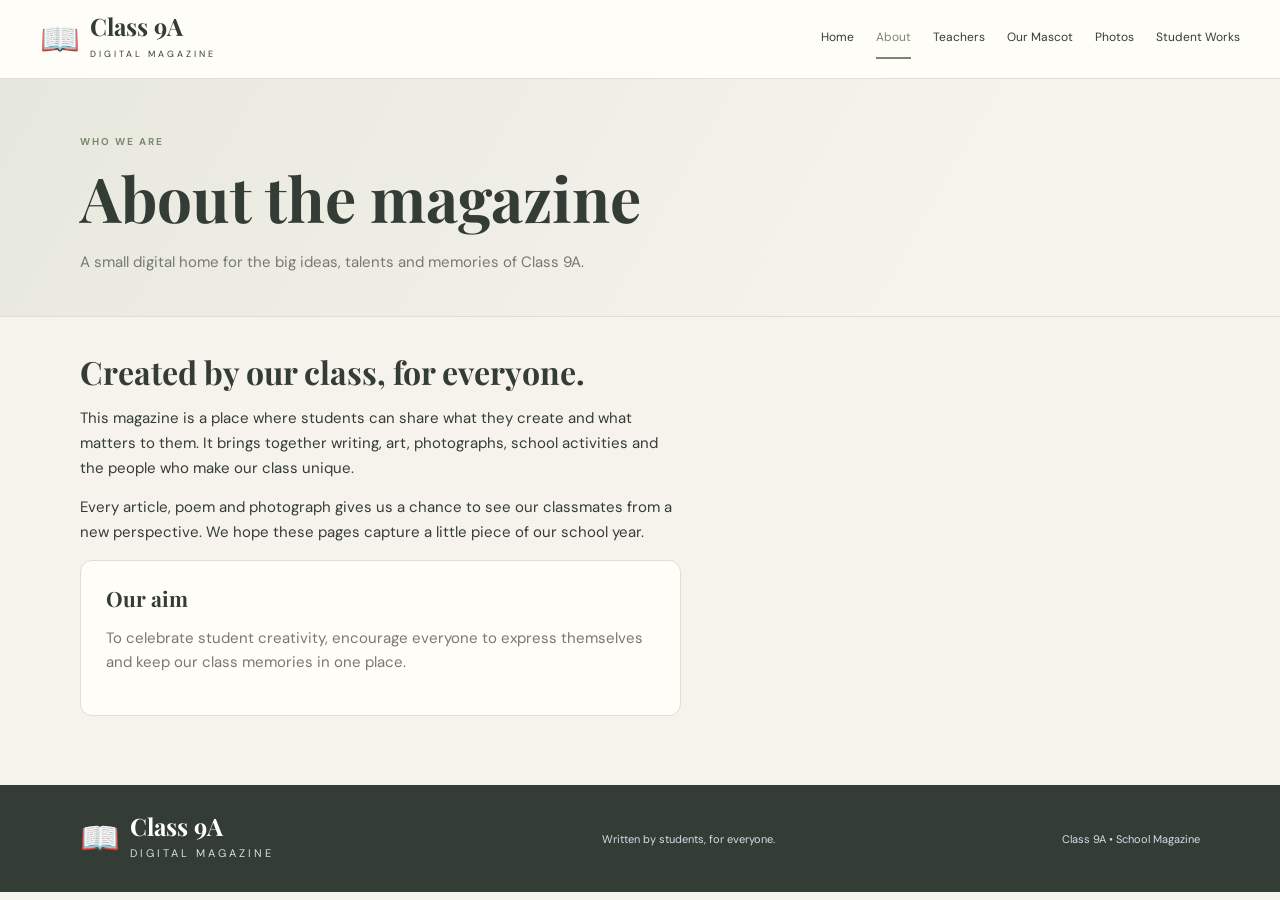
<file: about.html>
<!DOCTYPE html>
<html lang="en"><head><meta charset="UTF-8"><meta name="viewport" content="width=device-width, initial-scale=1.0">
<title>About | Class 9A Digital Magazine</title><meta name="description" content="Class 9A Digital Magazine — student creativity, class memories and school stories.">
<link rel="stylesheet" href="style.css"></head><body><header><div class="nav">
<a class="brand" href="index.html"><span class="brand-icon">📖</span><span><strong>Class 9A</strong><small>DIGITAL MAGAZINE</small></span></a>
<button class="menu" id="menuBtn" aria-label="Open navigation">☰</button>
<nav class="navlinks" id="navLinks">
<a href="index.html">Home</a><a href="about.html">About</a><a href="teachers.html">Teachers</a><a href="mascot.html">Our Mascot</a><a href="photos.html">Photos</a><a href="works.html">Student Works</a>
</nav></div></header><main><section class="page-hero"><div class="wrap"><p class="eyebrow">WHO WE ARE</p><h1>About the magazine</h1><p>A small digital home for the big ideas, talents and memories of Class 9A.</p></div></section><section class="content wrap"><div class="intro-grid"><div><h2>Created by our class, for everyone.</h2><p>This magazine is a place where students can share what they create and what matters to them. It brings together writing, art, photographs, school activities and the people who make our class unique.</p><p>Every article, poem and photograph gives us a chance to see our classmates from a new perspective. We hope these pages capture a little piece of our school year.</p><div class="panel"><h3>Our aim</h3><p>To celebrate student creativity, encourage everyone to express themselves and keep our class memories in one place.</p></div></div><div class="feature-image" role="img" aria-label="School campus"></div></div></section></main><footer><div class="wrap footer-inner">
<a class="brand footer-brand" href="index.html"><span class="brand-icon">📖</span><span><strong>Class 9A</strong><small>DIGITAL MAGAZINE</small></span></a>
<p>Written by students, for everyone.</p><small>Class 9A • School Magazine</small>
</div></footer><script src="script.js"></script></body></html>
</file>
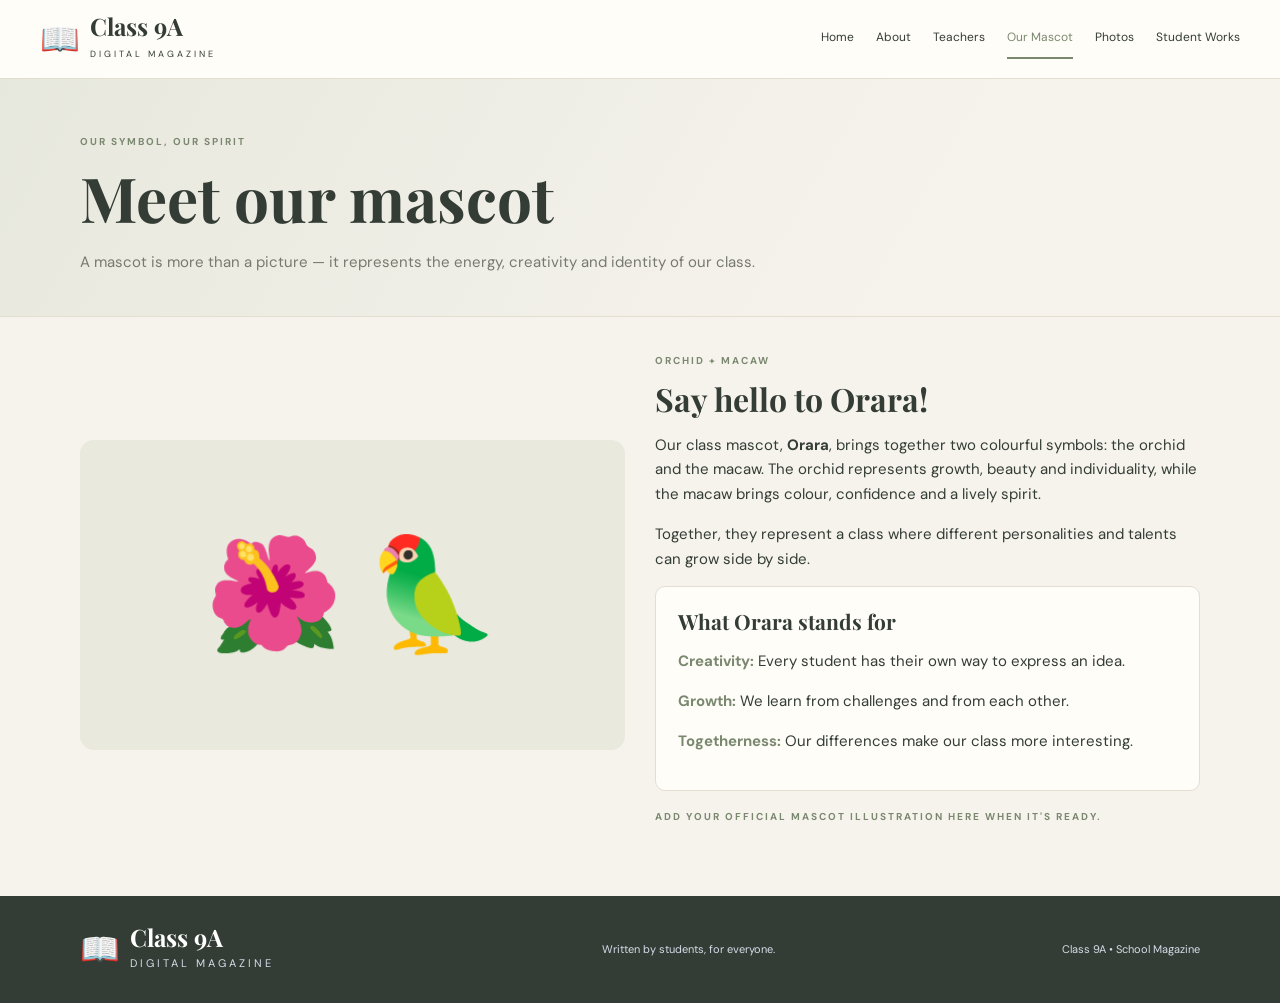
<file: mascot.html>
<!DOCTYPE html>
<html lang="en"><head><meta charset="UTF-8"><meta name="viewport" content="width=device-width, initial-scale=1.0">
<title>Our Mascot | Class 9A Digital Magazine</title><meta name="description" content="Class 9A Digital Magazine — student creativity, class memories and school stories.">
<link rel="stylesheet" href="style.css"></head><body><header><div class="nav">
<a class="brand" href="index.html"><span class="brand-icon">📖</span><span><strong>Class 9A</strong><small>DIGITAL MAGAZINE</small></span></a>
<button class="menu" id="menuBtn" aria-label="Open navigation">☰</button>
<nav class="navlinks" id="navLinks">
<a href="index.html">Home</a><a href="about.html">About</a><a href="teachers.html">Teachers</a><a href="mascot.html">Our Mascot</a><a href="photos.html">Photos</a><a href="works.html">Student Works</a>
</nav></div></header><main><section class="page-hero"><div class="wrap"><p class="eyebrow">OUR SYMBOL, OUR SPIRIT</p><h1>Meet our mascot</h1><p>A mascot is more than a picture — it represents the energy, creativity and identity of our class.</p></div></section><section class="content wrap"><div class="mascot-box"><div class="mascot-art" aria-label="Orchid and macaw mascot concept">🌺 🦜</div><div><p class="eyebrow">ORCHID + MACAW</p><h2>Say hello to Orara!</h2><p>Our class mascot, <strong>Orara</strong>, brings together two colourful symbols: the orchid and the macaw. The orchid represents growth, beauty and individuality, while the macaw brings colour, confidence and a lively spirit.</p><p>Together, they represent a class where different personalities and talents can grow side by side.</p><div class="mascot-detail"><h3>What Orara stands for</h3><p><strong>Creativity:</strong> Every student has their own way to express an idea.</p><p><strong>Growth:</strong> We learn from challenges and from each other.</p><p><strong>Togetherness:</strong> Our differences make our class more interesting.</p></div><p class="eyebrow" style="margin-top:18px">Add your official mascot illustration here when it's ready.</p></div></div></section></main><footer><div class="wrap footer-inner">
<a class="brand footer-brand" href="index.html"><span class="brand-icon">📖</span><span><strong>Class 9A</strong><small>DIGITAL MAGAZINE</small></span></a>
<p>Written by students, for everyone.</p><small>Class 9A • School Magazine</small>
</div></footer><script src="script.js"></script></body></html>
</file>
<file: style.css>
@import url('https://fonts.googleapis.com/css2?family=DM+Sans:wght@400;500;600;700&family=Playfair+Display:wght@600;700&display=swap');
:root{--bg:#f6f3ed;--paper:#fffdf8;--ink:#343d35;--muted:#77796f;--line:#e3ddd2;--accent:#7b8870;--pale:#e8ebe2}
*{box-sizing:border-box}html{scroll-behavior:smooth}body{margin:0;background:var(--bg);color:var(--ink);font:15px/1.65 "DM Sans",Arial,sans-serif}a{color:inherit;text-decoration:none}img{max-width:100%;display:block}h1,h2,h3{font-family:"Playfair Display",Georgia,serif;line-height:1.18}h1{font-size:clamp(40px,6vw,62px);margin:8px 0 16px}h2{font-size:32px;margin:0 0 12px}h3{font-size:21px;margin:0 0 8px}.wrap{width:min(1120px,92%);margin:auto}
header{background:var(--paper);border-bottom:1px solid var(--line);position:sticky;top:0;z-index:10}.nav{width:min(1200px,94%);min-height:78px;margin:auto;display:flex;align-items:center;gap:25px}.brand{display:flex;align-items:center;gap:10px;min-width:235px}.brand-icon{font-size:32px}.brand strong{display:block;font:700 24px "Playfair Display",Georgia,serif;line-height:1.1}.brand small{font-size:9px;letter-spacing:3px}.navlinks{display:flex;align-items:center;justify-content:flex-end;gap:22px;flex:1}.navlinks a{font-size:12px;padding:9px 0;border-bottom:2px solid transparent}.navlinks a:hover,.navlinks a.active{border-color:var(--accent);color:var(--accent)}.menu{display:none;border:1px solid var(--line);border-radius:8px;background:transparent;padding:7px 10px;color:var(--ink);font-size:20px}
.eyebrow{font-size:10px;letter-spacing:2px;color:var(--accent);font-weight:700;text-transform:uppercase;margin:0 0 10px}.button{display:inline-block;background:var(--ink);color:white;border-radius:30px;padding:11px 20px;font-size:12px;font-weight:700}.button:hover{background:var(--accent)}.hero {
min-height: 390px;
display: flex;
align-items: center;
background:
linear-gradient(
90deg,
rgba(246, 243, 237, 0.85),
rgba(246, 243, 237, 0.35)
),
url("./Photos/School.webp") center / cover no-repeat;
}

.hero-inner{width:min(1120px,92%);margin:auto;padding:55px 0}.hero p:not(.eyebrow){max-width:510px;color:#646b60}.hero .subtitle{font-size:19px;color:var(--ink)!important}.hero-note{font:italic 21px "Playfair Display",Georgia,serif;position:absolute;right:14%;margin-top:15px;transform:rotate(-8deg)}
.page-hero{padding:55px 0 42px;background:linear-gradient(120deg,#e7e8dd,#f6f3ed 72%);border-bottom:1px solid var(--line)}.page-hero p:last-child{max-width:680px;color:var(--muted);margin-bottom:0}.content{padding:36px 0 60px;min-height:52vh}.intro-grid{display:grid;grid-template-columns:1.1fr .9fr;gap:28px;align-items:center}.feature-image{min-height:270px;border-radius:12px;background:center/cover url('https://images.unsplash.com/photo-1509062522246-3755977927d7?auto=format&fit=crop&w=1000&q=85')}.panel{padding:25px;border:1px solid var(--line);border-radius:12px;background:var(--paper)}.panel p{color:var(--muted)}.grid{display:grid;grid-template-columns:repeat(3,minmax(0,1fr));gap:18px}.card{background:var(--paper);border:1px solid var(--line);border-radius:10px;overflow:hidden;transition:transform .2s}.card:hover{transform:translateY(-3px)}.card img{width:100%;height:190px;object-fit:cover}.card-body{padding:17px}.card-body p{font-size:13px;color:var(--muted);margin:0 0 8px}.tag{font-size:10px;text-transform:uppercase;letter-spacing:1.5px;color:var(--accent);font-weight:700;margin-bottom:7px}.teacher-card{text-align:center;padding:25px 18px}.teacher-icon{width:78px;height:78px;border-radius:50%;margin:0 auto 14px;background:var(--pale);display:grid;place-items:center;font-size:30px}.teacher-card p{margin:0;color:var(--muted);font-size:13px}.mascot-box{display:grid;grid-template-columns:1fr 1fr;gap:30px;align-items:center}.mascot-art{border-radius:14px;min-height:310px;display:grid;place-items:center;background:#e9e9dd;font-size:110px}.mascot-detail{background:var(--paper);border:1px solid var(--line);border-radius:10px;padding:22px}.mascot-detail strong{color:var(--accent)}.gallery{display:grid;grid-template-columns:repeat(3,1fr);gap:14px}.gallery img{height:220px;width:100%;object-fit:cover;border-radius:10px}.gallery figure{margin:0}.gallery figcaption{font-size:12px;color:var(--muted);padding:7px 2px}.work-tabs{display:flex;flex-wrap:wrap;gap:9px;margin-bottom:22px}.work-tabs a{border:1px solid var(--line);background:var(--paper);padding:8px 14px;border-radius:22px;font-size:12px}.work-tabs a:hover{background:var(--pale)}.poem{font:italic 17px/1.8 Georgia,serif;white-space:pre-line;color:#344866}.submit-box{margin-top:30px;background:var(--pale);padding:25px;border-radius:12px;display:flex;justify-content:space-between;align-items:center;gap:20px}.submit-box p{color:var(--muted);margin:4px 0 0;font-size:13px}footer{background:#343d35;color:#fff;padding:27px 0}.footer-inner{display:flex;align-items:center;justify-content:space-between;gap:20px}.footer-inner p,.footer-inner small{font-size:11px;color:#d5deea}.footer-brand{color:#fff}
@media(max-width:950px){.nav{gap:14px}.brand{min-width:auto}.navlinks{gap:12px}.navlinks a{font-size:11px}.grid{grid-template-columns:repeat(2,minmax(0,1fr))}}
@media(max-width:720px){.nav{min-height:70px}.menu{display:block;margin-left:auto}.navlinks{display:none;position:absolute;left:0;right:0;top:70px;background:var(--paper);padding:15px 5% 20px;align-items:stretch;flex-direction:column;gap:2px;border-bottom:1px solid var(--line)}.navlinks.open{display:flex}.navlinks a{font-size:13px}.hero{min-height:400px;background-position:center}.hero-note{display:none}.page-hero{padding:38px 0 30px}.content{padding:25px 0 42px}.intro-grid,.mascot-box{grid-template-columns:1fr}.feature-image{min-height:220px}.gallery{grid-template-columns:repeat(2,1fr)}.gallery img{height:170px}.submit-box{align-items:flex-start;flex-direction:column}.footer-inner{flex-direction:column;align-items:flex-start;gap:8px}}
@media(max-width:440px){.grid{grid-template-columns:1fr}.card img{height:210px}.gallery{grid-template-columns:1fr 1fr}.gallery img{height:135px}h2{font-size:28px}.brand strong{font-size:21px}.brand small{letter-spacing:2px}}

/* Teachers page */
.teacher-feature{display:grid;grid-template-columns:minmax(210px, .75fr) 1.25fr;gap:30px;align-items:center;padding:28px;margin-bottom:48px;background:linear-gradient(120deg,#fffdf8,#edf0e7)}
.teacher-photo{min-height:185px;background:linear-gradient(145deg,#e7e9df,#f4eee5);display:flex;flex-direction:column;align-items:center;justify-content:center;gap:7px;color:#7b8870;border-bottom:1px solid var(--line);text-align:center}
.teacher-photo span{font-size:30px;opacity:.8}.teacher-photo small{font-size:9px;letter-spacing:1.5px;font-weight:700}
.teacher-photo-large{min-height:250px;border:1px dashed #c7cdbd;border-radius:9px}
.teacher-feature h2{font-size:clamp(30px,4vw,42px);margin:0 0 8px}.teacher-subjects{font-weight:700;color:var(--accent);margin:0 0 12px}.teacher-note{max-width:470px;color:var(--muted);margin-bottom:0}
.teacher-section-heading{margin:0 0 22px}.teacher-section-heading>p:last-child{color:var(--muted);margin:0;max-width:650px}.teacher-grid{grid-template-columns:repeat(3,minmax(0,1fr))}.teacher-grid .teacher-card{padding:0;text-align:left}.teacher-grid .teacher-photo{min-height:175px}.teacher-card-info{padding:17px 18px 19px}.teacher-card-info h3{margin:0 0 5px}.teacher-card-info p{margin:0;color:var(--muted);font-size:13px}.teacher-footnote{margin-top:25px;color:var(--muted);font-size:12px}
@media(max-width:720px){.teacher-feature{grid-template-columns:1fr;gap:20px;padding:18px;margin-bottom:36px}.teacher-photo-large{min-height:220px}.teacher-grid{grid-template-columns:repeat(2,minmax(0,1fr))}.teacher-grid .teacher-photo{min-height:145px}}
@media(max-width:440px){.teacher-grid{grid-template-columns:1fr}.teacher-grid .teacher-photo{min-height:185px}.teacher-card-info{padding:15px}}
.teacher-real-photo{width:100%;height:185px;object-fit:cover;display:block}.teacher-real-photo-large{height:250px;border-radius:9px}
</file>
